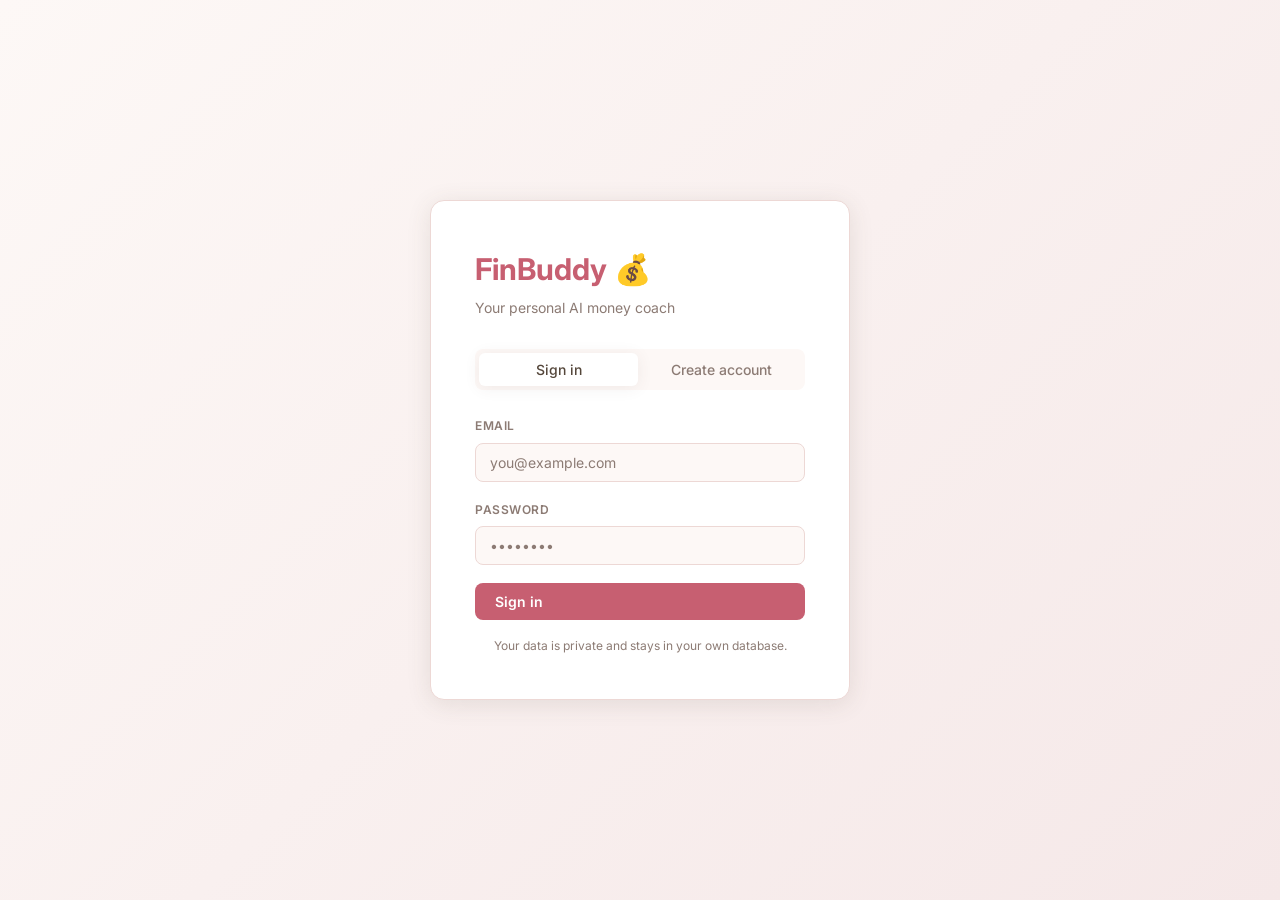
<file: frontend/bank.html>
<!DOCTYPE html>
<html lang="en">
<head>
  <meta charset="UTF-8" />
  <meta name="viewport" content="width=device-width, initial-scale=1.0" />
  <title>FinBuddy — Bank Connect</title>
  <link rel="stylesheet" href="css/style.css" />
</head>
<body>
  <button class="mobile-nav-toggle" onclick="document.querySelector('.sidebar').classList.toggle('open')">☰</button>
  <div class="app-shell">

    <aside class="sidebar">
      <div class="sidebar-logo">Fin<span>Buddy</span> 💰</div>
      <ul class="sidebar-nav">
        <li><a href="index.html"><span class="icon">🏠</span> Dashboard</a></li>
        <li><a href="transactions.html"><span class="icon">📋</span> Transactions</a></li>
        <li><a href="budget.html"><span class="icon">🎯</span> Budgets</a></li>
        <li><a href="bank.html" class="active"><span class="icon">🏦</span> Bank connect</a></li>
        <li><a href="chat.html"><span class="icon">💬</span> Ask FinBuddy</a></li>
      </ul>
      <div class="sidebar-user">
        <div class="user-name" id="sidebar-name">Loading...</div>
        <div class="user-email" id="sidebar-email"></div>
        <button class="logout-btn" onclick="logout()">Sign out</button>
      </div>
    </aside>

    <main class="main-content">
      <div class="page-title">Bank connect</div>
      <div class="page-subtitle">Link your bank accounts so FinBuddy can see your real transactions.</div>

      <div id="alert-box"></div>

      <div class="two-col">

        <!-- LEFT: Connect accounts -->
        <div>

          <!-- Sandbox (testing) -->
          <div class="card mb-24">
            <div class="card-title">🧪 Sandbox (testing)</div>
            <p class="text-muted mb-16" style="font-size:14px;">
              Connect a fake bank account with realistic sample data. Good for testing and demo.
            </p>
            <button class="btn btn-primary" id="sandbox-btn" onclick="sandboxConnect()">
              Connect sandbox bank
            </button>
          </div>

          <!-- Real bank via Plaid Link -->
          <div class="card">
            <div class="card-title">🏦 Real bank account</div>
            <p class="text-muted mb-16" style="font-size:14px;">
              Connect a real account via Plaid. Supports 12,000+ banks including TD, RBC, CIBC, Chase, and more.
              Your credentials never touch our servers — Plaid handles authentication directly.
            </p>
            <button class="btn btn-primary" id="plaid-link-btn" onclick="openPlaidLink()">
              Connect real bank
            </button>
            <p class="text-muted mt-8" style="font-size:12px;">
              You can connect multiple accounts — just click this button again for each one.
            </p>
          </div>

        </div>

        <!-- RIGHT: Connected accounts list + sync -->
        <div>
          <div class="card">
            <div class="flex-between mb-16">
              <div class="card-title" style="margin:0">Connected accounts</div>
              <button class="btn btn-outline" onclick="syncAll()" id="sync-btn">🔄 Sync all</button>
            </div>

            <div id="accounts-list">
              <div class="text-muted" style="font-size:14px; padding:20px 0;">
                No accounts connected yet.
              </div>
            </div>
          </div>
        </div>

      </div>
    </main>
  </div>

  <!-- Plaid Link script — loaded from Plaid CDN -->
  <script src="https://cdn.plaid.com/link/v2/stable/link-initialize.js"></script>
  <script src="js/config.js"></script>
  <script src="js/api.js"></script>
  <script src="js/bank.js"></script>
</body>
</html>
</file>
<file: frontend/css/style.css>
/* FinBuddy — Pastel Garden theme
   Palette: deep rose #C75F71 · blush #F0B8B8 · sage #A2AE9D · warm brown #54463A
   Light, elegant, clean. */

@import url('https://fonts.googleapis.com/css2?family=Inter:wght@400;500;600;700&display=swap');

*, *::before, *::after { box-sizing: border-box; margin: 0; padding: 0; }

:root {
  --bg:          #FDF8F6;
  --surface:     #FFFFFF;
  --surface2:    #FDF0EE;
  --border:      #EDD8D5;
  --accent:      #C75F71;
  --accent-dk:   #A84D5E;
  --accent-lt:   #F0B8B8;
  --sage:        #A2AE9D;
  --sage-dk:     #8A9685;
  --brown:       #54463A;
  --text:        #3D2F2A;
  --muted:       #8C7B74;
  --green:       #6A9E7F;
  --red:         #C75F71;
  --yellow:      #C49A3C;
  --radius:      14px;
  --shadow:      0 2px 16px rgba(84,70,58,0.08);
  --shadow-md:   0 4px 24px rgba(84,70,58,0.12);
}

body {
  font-family: 'Inter', sans-serif;
  background: var(--bg);
  color: var(--text);
  min-height: 100vh;
  line-height: 1.6;
}

a { color: var(--accent); text-decoration: none; }
a:hover { text-decoration: underline; }

/* ---- Layout ---- */
.app-shell { display: flex; min-height: 100vh; }

/* ---- Sidebar ---- */
.sidebar {
  width: 230px;
  background: var(--brown);
  display: flex;
  flex-direction: column;
  padding: 28px 0;
  position: fixed;
  top: 0; left: 0; bottom: 0;
  z-index: 100;
}

.sidebar-logo {
  font-size: 22px;
  font-weight: 700;
  color: var(--accent-lt);
  padding: 0 22px 24px;
  border-bottom: 1px solid rgba(240,184,184,0.2);
  letter-spacing: -0.5px;
}

.sidebar-logo span { color: #fff; }

.sidebar-nav { flex: 1; padding: 16px 0; list-style: none; }

.sidebar-nav li a {
  display: flex;
  align-items: center;
  gap: 10px;
  padding: 11px 22px;
  color: rgba(255,255,255,0.6);
  font-size: 14px;
  font-weight: 500;
  transition: all 0.15s;
  text-decoration: none;
  border-left: 3px solid transparent;
}

.sidebar-nav li a:hover,
.sidebar-nav li a.active {
  background: rgba(240,184,184,0.12);
  color: #fff;
  border-left: 3px solid var(--accent-lt);
}

.sidebar-nav li a .icon { font-size: 17px; width: 22px; text-align: center; }

.sidebar-user {
  padding: 16px 22px;
  border-top: 1px solid rgba(240,184,184,0.2);
  font-size: 13px;
}

.sidebar-user .user-name { font-weight: 600; color: #fff; }
.sidebar-user .user-email { color: rgba(255,255,255,0.5); font-size: 12px; }
.sidebar-user .logout-btn {
  margin-top: 10px;
  background: none;
  border: 1px solid rgba(240,184,184,0.3);
  color: rgba(255,255,255,0.6);
  padding: 5px 12px;
  border-radius: 6px;
  font-size: 12px;
  cursor: pointer;
  transition: all 0.15s;
  font-family: inherit;
}
.sidebar-user .logout-btn:hover { border-color: var(--accent-lt); color: var(--accent-lt); }

/* ---- Main content ---- */
.main-content {
  margin-left: 230px;
  flex: 1;
  padding: 36px 40px;
  max-width: 1140px;
}

.page-title {
  font-size: 26px;
  font-weight: 700;
  color: var(--brown);
  margin-bottom: 6px;
  letter-spacing: -0.5px;
}

.page-subtitle { color: var(--muted); margin-bottom: 30px; font-size: 14px; }

/* ---- Cards ---- */
.card {
  background: var(--surface);
  border: 1px solid var(--border);
  border-radius: var(--radius);
  padding: 24px;
  box-shadow: var(--shadow);
}

.card-title {
  font-size: 11px;
  font-weight: 700;
  color: var(--muted);
  text-transform: uppercase;
  letter-spacing: 0.8px;
  margin-bottom: 14px;
}

/* ---- Metric grid ---- */
.metrics-grid {
  display: grid;
  grid-template-columns: repeat(4, 1fr);
  gap: 16px;
  margin-bottom: 24px;
}

.metric-card {
  background: var(--surface);
  border: 1px solid var(--border);
  border-radius: var(--radius);
  padding: 22px;
  box-shadow: var(--shadow);
}

.metric-label {
  font-size: 11px;
  color: var(--muted);
  text-transform: uppercase;
  letter-spacing: 0.6px;
  margin-bottom: 8px;
  font-weight: 600;
}

.metric-value {
  font-size: 28px;
  font-weight: 700;
  color: var(--brown);
  letter-spacing: -1px;
}

.metric-sub { font-size: 12px; color: var(--muted); margin-top: 4px; }
.metric-value.positive { color: var(--green); }
.metric-value.negative { color: var(--red); }
.metric-value.accent   { color: var(--accent); }

/* ---- Grids ---- */
.two-col   { display: grid; grid-template-columns: 1fr 1fr; gap: 20px; margin-bottom: 20px; }
.three-col { display: grid; grid-template-columns: 1fr 1fr 1fr; gap: 16px; }

/* ---- Tables ---- */
.data-table { width: 100%; border-collapse: collapse; font-size: 14px; }

.data-table th {
  text-align: left;
  color: var(--muted);
  font-size: 11px;
  text-transform: uppercase;
  letter-spacing: 0.6px;
  font-weight: 700;
  padding: 10px 14px;
  border-bottom: 2px solid var(--border);
}

.data-table td {
  padding: 13px 14px;
  border-bottom: 1px solid var(--border);
  color: var(--text);
}

.data-table tr:last-child td { border-bottom: none; }
.data-table tr:hover td { background: var(--surface2); }

.amount-out { color: var(--accent); font-weight: 600; }
.amount-in  { color: var(--green); font-weight: 600; }

/* ---- Category badges ---- */
.badge {
  display: inline-block;
  padding: 3px 10px;
  border-radius: 20px;
  font-size: 11px;
  font-weight: 600;
  text-transform: uppercase;
  letter-spacing: 0.3px;
}

.badge-food          { background: #FDECEA; color: #C75F71; }
.badge-groceries     { background: #EAF2EC; color: #4A8C5C; }
.badge-transport     { background: #EAF0F8; color: #3D6FA0; }
.badge-shopping      { background: #F5EEF8; color: #7D4FA0; }
.badge-entertainment { background: #FEF6E4; color: #B07D2A; }
.badge-housing       { background: #E8F4F8; color: #2A7A9A; }
.badge-healthcare    { background: #FDECEA; color: #C75F71; }
.badge-income        { background: #EAF2EC; color: #4A8C5C; }
.badge-other         { background: #F5F0EE; color: #8C7B74; }

/* ---- Budget progress bars ---- */
.budget-item { margin-bottom: 18px; }
.budget-header { display: flex; justify-content: space-between; margin-bottom: 7px; font-size: 14px; }
.budget-name { font-weight: 600; color: var(--brown); text-transform: capitalize; }
.budget-amounts { color: var(--muted); font-size: 13px; }
.progress-track { height: 8px; background: var(--border); border-radius: 4px; overflow: hidden; }
.progress-fill { height: 100%; border-radius: 4px; background: var(--sage); transition: width 0.5s ease; }
.progress-fill.warn { background: var(--yellow); }
.progress-fill.over { background: var(--accent); }

/* ---- Buttons ---- */
.btn {
  display: inline-flex;
  align-items: center;
  gap: 6px;
  padding: 10px 20px;
  border-radius: 8px;
  font-size: 14px;
  font-weight: 600;
  cursor: pointer;
  border: none;
  transition: all 0.15s;
  font-family: inherit;
}

.btn-primary { background: var(--accent); color: #fff; }
.btn-primary:hover { background: var(--accent-dk); }
.btn-outline { background: transparent; border: 1.5px solid var(--border); color: var(--text); }
.btn-outline:hover { background: var(--surface2); border-color: var(--accent-lt); }
.btn-sage { background: var(--sage); color: #fff; }
.btn-sage:hover { background: var(--sage-dk); }
.btn-danger { background: transparent; border: 1.5px solid var(--accent-lt); color: var(--accent); }
.btn-danger:hover { background: var(--surface2); }
.btn:disabled { opacity: 0.45; cursor: not-allowed; }

/* ---- Forms ---- */
.form-group { margin-bottom: 18px; }
.form-label {
  display: block;
  font-size: 12px;
  font-weight: 600;
  color: var(--muted);
  text-transform: uppercase;
  letter-spacing: 0.5px;
  margin-bottom: 7px;
}
.form-input {
  width: 100%;
  background: var(--bg);
  border: 1.5px solid var(--border);
  border-radius: 8px;
  padding: 10px 14px;
  color: var(--text);
  font-size: 14px;
  font-family: inherit;
  outline: none;
  transition: border-color 0.15s;
}
.form-input:focus { border-color: var(--accent); background: #fff; }
.form-input::placeholder { color: var(--muted); }
select.form-input { cursor: pointer; }

/* ---- Alerts ---- */
.alert {
  padding: 12px 16px;
  border-radius: 8px;
  font-size: 14px;
  margin-bottom: 16px;
  display: flex;
  align-items: flex-start;
  gap: 10px;
}
.alert-success { background: #EAF2EC; border: 1px solid #C3DFC9; color: #3A7A4A; }
.alert-error   { background: #FDECEA; border: 1px solid #F0B8B8; color: #A84D5E; }
.alert-warn    { background: #FEF6E4; border: 1px solid #F0D598; color: #8A6020; }
.alert-info    { background: #FDF0EE; border: 1px solid #F0B8B8; color: var(--accent); }

/* ---- Chat ---- */
.chat-window {
  display: flex;
  flex-direction: column;
  height: calc(100vh - 200px);
}

.chat-messages {
  flex: 1;
  overflow-y: auto;
  padding: 20px;
  display: flex;
  flex-direction: column;
  gap: 16px;
  background: var(--bg);
  border: 1.5px solid var(--border);
  border-radius: var(--radius);
  margin-bottom: 16px;
}

.chat-bubble {
  max-width: 72%;
  padding: 13px 17px;
  border-radius: 16px;
  font-size: 14px;
  line-height: 1.7;
}

.bubble-user {
  background: var(--accent);
  color: #fff;
  align-self: flex-end;
  border-bottom-right-radius: 4px;
}

.bubble-bot {
  background: var(--surface);
  color: var(--text);
  align-self: flex-start;
  border-bottom-left-radius: 4px;
  border: 1.5px solid var(--border);
  box-shadow: var(--shadow);
}

.bubble-typing {
  background: var(--surface);
  border: 1.5px solid var(--border);
  align-self: flex-start;
  padding: 13px 18px;
  border-radius: 16px;
  border-bottom-left-radius: 4px;
}

.typing-dot {
  display: inline-block;
  width: 7px; height: 7px;
  border-radius: 50%;
  background: var(--accent-lt);
  margin: 0 2px;
  animation: bounce 1.2s infinite;
}
.typing-dot:nth-child(2) { animation-delay: 0.2s; }
.typing-dot:nth-child(3) { animation-delay: 0.4s; }

@keyframes bounce {
  0%, 80%, 100% { transform: translateY(0); }
  40% { transform: translateY(-6px); }
}

.chat-input-row { display: flex; gap: 10px; }
.chat-input-row .form-input { flex: 1; }

/* ---- Login ---- */
.login-page {
  min-height: 100vh;
  display: flex;
  align-items: center;
  justify-content: center;
  background: linear-gradient(135deg, var(--bg) 0%, #F5E8E8 100%);
}

.login-card {
  background: var(--surface);
  border: 1.5px solid var(--border);
  border-radius: var(--radius);
  padding: 44px;
  width: 100%;
  max-width: 420px;
  box-shadow: var(--shadow-md);
}

.login-logo { font-size: 30px; font-weight: 700; color: var(--accent); margin-bottom: 4px; }
.login-tagline { color: var(--muted); font-size: 14px; margin-bottom: 30px; }

.tab-row {
  display: flex;
  gap: 4px;
  background: var(--bg);
  border-radius: 8px;
  padding: 4px;
  margin-bottom: 26px;
}

.tab-btn {
  flex: 1;
  padding: 8px;
  border: none;
  border-radius: 6px;
  background: transparent;
  color: var(--muted);
  font-size: 14px;
  font-weight: 500;
  cursor: pointer;
  transition: all 0.15s;
  font-family: inherit;
}

.tab-btn.active { background: var(--surface); color: var(--brown); box-shadow: var(--shadow); }

/* ---- Utility ---- */
.text-muted   { color: var(--muted); }
.text-green   { color: var(--green); }
.text-red     { color: var(--red); }
.text-yellow  { color: var(--yellow); }
.text-accent  { color: var(--accent); }
.text-brown   { color: var(--brown); }
.mt-4  { margin-top: 4px; }
.mt-8  { margin-top: 8px; }
.mt-16 { margin-top: 16px; }
.mt-24 { margin-top: 24px; }
.mb-16 { margin-bottom: 16px; }
.mb-24 { margin-bottom: 24px; }
.flex  { display: flex; }
.flex-between { display: flex; justify-content: space-between; align-items: center; }
.gap-8  { gap: 8px; }
.gap-12 { gap: 12px; }
.hidden { display: none !important; }
.full-width { width: 100%; }

/* ---- Scrollbar ---- */
::-webkit-scrollbar { width: 5px; }
::-webkit-scrollbar-track { background: var(--bg); }
::-webkit-scrollbar-thumb { background: var(--accent-lt); border-radius: 3px; }
::-webkit-scrollbar-thumb:hover { background: var(--accent); }

/* ---- Mobile nav toggle ---- */
.mobile-nav-toggle {
  display: none;
  position: fixed;
  top: 14px; left: 14px;
  z-index: 200;
  background: var(--brown);
  border: none;
  border-radius: 8px;
  padding: 8px 10px;
  cursor: pointer;
  font-size: 18px;
  color: #fff;
}

/* ---- Responsive ---- */
@media (max-width: 768px) {
  .mobile-nav-toggle { display: block; }

  .sidebar {
    transform: translateX(-100%);
    transition: transform 0.25s ease;
    width: 240px;
  }
  .sidebar.open { transform: translateX(0); }

  .main-content {
    margin-left: 0;
    padding: 70px 16px 24px;
  }

  .metrics-grid {
    grid-template-columns: repeat(2, 1fr);
    gap: 12px;
  }

  .two-col, .three-col {
    grid-template-columns: 1fr;
  }

  .metric-value { font-size: 22px; }
  .page-title { font-size: 20px; }

  .login-card {
    padding: 28px 20px;
    margin: 16px;
    max-width: 100%;
  }

  .chat-bubble { max-width: 90%; }

  .chat-window { height: calc(100vh - 160px); }

  .data-table th, .data-table td {
    padding: 10px 8px;
    font-size: 13px;
  }

  .btn { padding: 10px 16px; font-size: 13px; }

  .flex-between { flex-wrap: wrap; gap: 10px; }
}

@media (max-width: 400px) {
  .metrics-grid { grid-template-columns: 1fr; }
  .tab-btn { font-size: 13px; padding: 8px 6px; }
}
</file>
